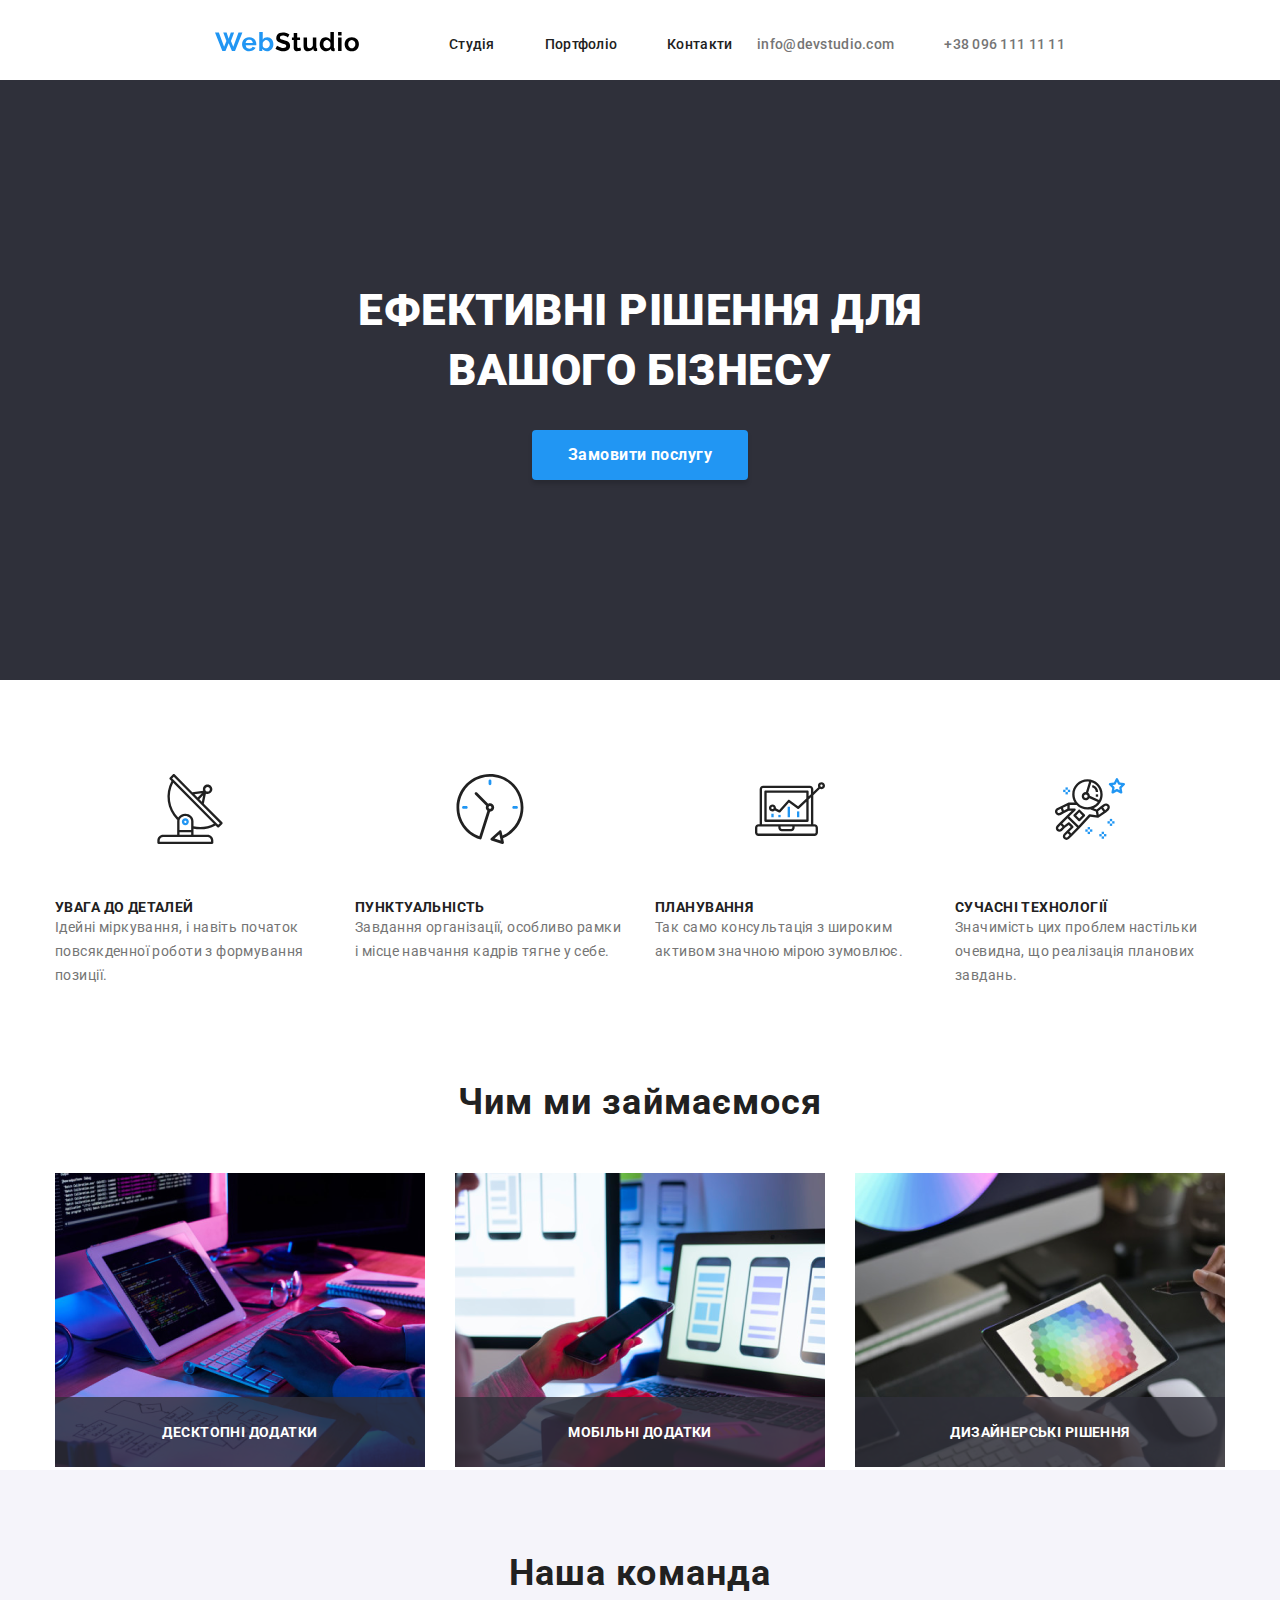
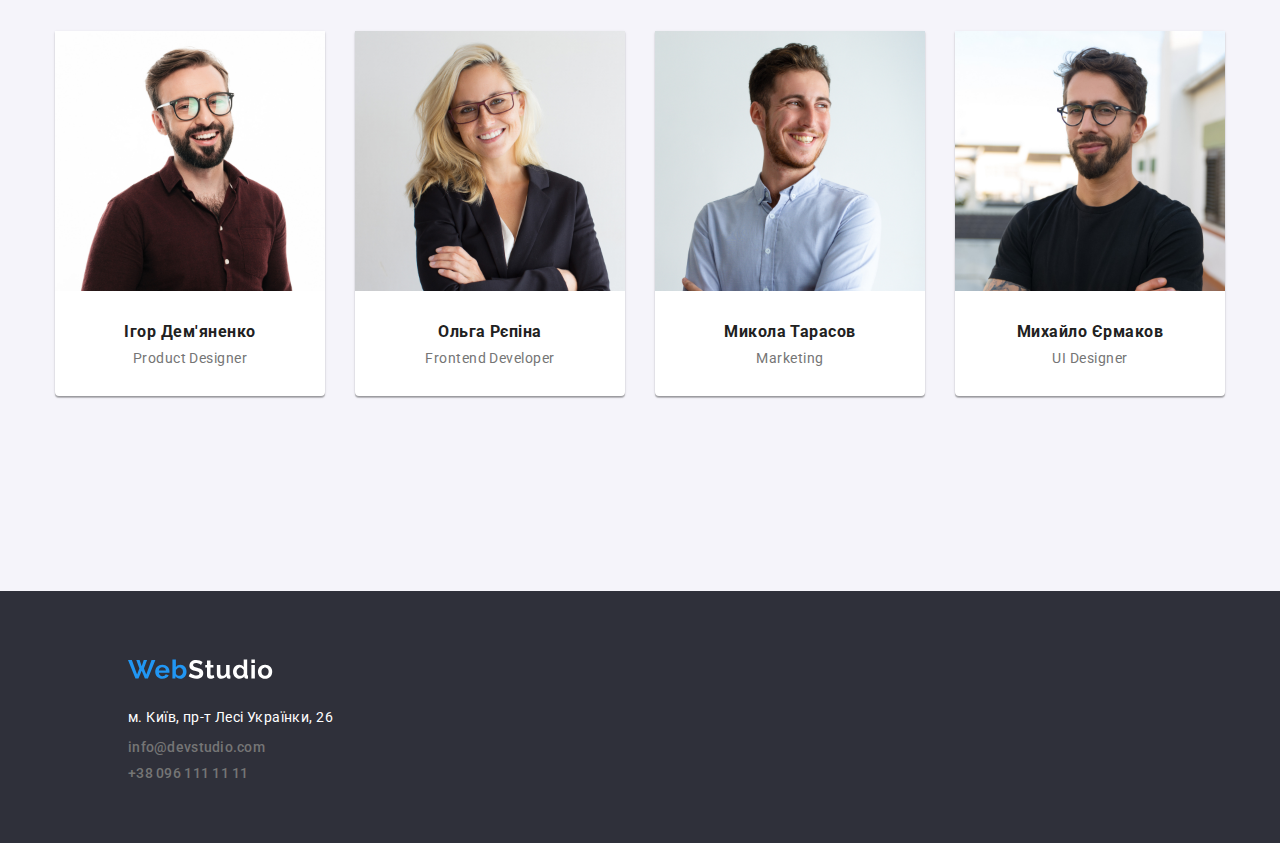
<file: index.html>
<!DOCTYPE html>
<html lang="en">
  <head>
    <meta charset="UTF-8" />
    <meta http-equiv="X-UA-Compatible" content="IE=edge" />
    <meta name="viewport" content="width=device-width, initial-scale=1.0" />
    <link rel="stylesheet" href="styles/reset.css" />
    <link rel="preconnect" href="https://fonts.googleapis.com" />
    <link rel="preconnect" href="https://fonts.gstatic.com" crossorigin />
    <link
      href="https://fonts.googleapis.com/css2?family=Fira+Sans:wght@400;700;900&family=Oleo+Script&family=Raleway:wght@700&family=Roboto:wght@400;500;700;900&display=swap"
      rel="stylesheet"
    />
    <link rel="stylesheet" href="styles/styles.css" />
    <link rel="stylesheet" href="styles/normalize.css" />
    <title>WebStudio</title>
  </head>
  <body>
    <header class="header-nav">
      <div class="header-wrapper">
        <div class="header-nav-wrapper">
          <div class="header-logo">
            <a href="index.html"
              ><img src="./img/WebStudio.svg" alt="logo"
            /></a>
          </div>
          <ul class="navigation">
            <li class="list">
              <a href="" class="link active-header navigation-btns">Студія</a>
            </li>
            <li class="list">
              <a href="/portfolio.html" class="link active-header navigation-btns"
                >Портфоліо</a
              >
            </li>
            <li class="list">
              <a href="" class="link active-header navigation-btns">Контакти</a>
            </li>
          </ul>
        </div>
        <ul class="header-contacts">
          <li class="list">
            <a href="mailto:info@devstudio.com" class="link mail active-header"
              >info@devstudio.com</a
            >
          </li>
          <li class="list">
            <a href="tel:380961111111" class="link tel active-header"
              >+38 096 111 11 11</a
            >
          </li>
        </ul>
      </div>
      <div class="header-main">
        <h2 class="header-title">Ефективні рішення для вашого бізнесу</h2>
        <btn href="" class="link order" data-modal-open>Замовити послугу</btn>
      </div>
    </header>
    <div class="wrapper">
      <main class="main">
        <section class="advantages">
          <ul class="adantages-list">
            <li class="list">
              <div class="icon-container">
                <svg class="advantages-svg" id="antenna">
                  <use href="/icons.svg#antenna"></use>
                </svg>
              </div>
              <h3 class="advantages-title">увага до деталей</h3>
              <p class="advantages-discription">
                Ідейні міркування, і навіть початок повсякденної роботи з
                формування позиції.
              </p>
            </li>

            <li class="list">
              <div class="icon-container">
                <svg class="advantages-svg">
                  <use class="svg" href="/icons.svg#clock"></use>
                </svg>
              </div>
              <h3 class="advantages-title">пунктуальність</h3>
              <p class="advantages-discription">
                Завдання організації, особливо рамки і місце навчання кадрів
                тягне у себе.
              </p>
            </li>

            <li class="list">
              <div class="icon-container">
                <svg class="advantages-svg">
                  <use href="/icons.svg#diagram"></use>
                </svg>
              </div>
              <h3 class="advantages-title">планування</h3>
              <p class="advantages-discription">
                Так само консультація з широким активом значною мірою зумовлює.
              </p>
            </li>

            <li class="list">
              <div class="icon-container">
                <svg class="advantages-svg">
                  <use href="/icons.svg#astronaut"></use>
                </svg>
              </div>
              <h3 class="advantages-title">сучасні технології</h3>
              <p class="advantages-discription">
                Значимість цих проблем настільки очевидна, що реалізація
                планових завдань.
              </p>
            </li>
          </ul>
        </section>

        <section class="what-we-do">
          <h2 class="what-we-do-title">Чим ми займаємося</h2>
          <ul class="what-we-do-list">
            <li class="list">
              <img src="./img/box.png" alt="what we do photo" />
              <p class="title">Десктопні додатки</p>
            </li>
            <li class="list">
              <img src="./img/box2.png" alt="what we do photo" />
              <p class="title">Мобільні додатки</p>
            </li>
            <li class="list">
              <img src="./img/box3.png" alt="what we do photo" />
              <p class="title">Дизайнерські рішення</p>
            </li>
          </ul>
        </section>
        <section class="our-team">
          <h2 class="our-team-titlee">Наша команда</h2>
          <div class="cards-wrapper">
            <div class="our-team-card">
              <img class="our-team-img" src="./img/igot.jpg" alt="User photo" />
              <h3 class="our-team-title">Ігор Дем'яненко</h3>
              <p class="our-team-job">Product Designer</p>
            </div>

            <div class="our-team-card">
              <img class="our-team-img" src="./img/olga.jpg" alt="User photo" />
              <h3 class="our-team-title">Ольга Рєпіна</h3>
              <p class="our-team-job">Frontend Developer</p>
            </div>

            <div class="our-team-card">
              <img
                class="our-team-img"
                src="./img/mykola.jpg"
                alt="User photo"
              />
              <h3 class="our-team-title">Микола Тарасов</h3>
              <p class="our-team-job">Marketing</p>
            </div>

            <div class="our-team-card">
              <img
                class="our-team-img"
                src="./img/mykhailo.jpg"
                alt="User photo"
              />
              <h3 class="our-team-title">Михайло Єрмаков</h3>
              <p class="our-team-job">UI Designer</p>
            </div>
          </div>
        </section>
        <div class="backdrop is-hidden" data-backdrop>
          <div class="modal" data-modal>
            <button class="button-close" data-modal-close>X</button>
            <h3 class="modal-title">Залиште свої дані, ми вам передзвонимо</h3>
            <form action="#" class="form">
              <label for="name" class="label">Ім'я</label>
              <div class="form-wrapper">
                <svg class="form-svg">
                  <use href="/img/icon.svg#black-person"></use>
                </svg>
                <input
                  type="name"
                  name="user_name"
                  id="name"
                  required
                  class="input"
                />
              </div>

              <label for="tel" class="label">Телефон</label>
              <div class="form-wrapper">
                <svg class="form-svg">
                  <use href="/img/icon.svg#tel"></use>
                </svg>
                <input
                  type="tel"
                  name="user_tel"
                  id="tel"
                  required
                  class="input"
                />
              </div>

              <label for="email" class="label">Пошта</label>
              <div class="form-wrapper">
                <svg class="form-svg">
                  <use href="/img/icon.svg#email"></use>
                </svg>
                <input
                  type="email"
                  name="user_email"
                  id="email"
                  required
                  class="input"
                />
              </div>

              <label for="comment" class="label">Коментар</label>
              <textarea name="" id="comment" cols="100%" rows="100%"></textarea>

              <div class="check-wrapper">
                <input type="checkbox" id="check" name="check" required />
                <label for="check" class="check-title"
                  >Погоджуюся з розсилкою та приймаю
                  <a href="#" class="active-modal">Умови договору</a></label
                >
              </div>
              <div class="btn-wrapper">
                <button type="submit" class="btn-submit">Відправити</button>
              </div>
            </form>
          </div>
        </div>
      </main>
    </div>

    <footer class="footer">
      <img class="footer-logo" src="/img/WebStudiowhite.svg" alt="logo" />
      <div class="footer-wrapper">
        <p class="adress">м. Київ, пр-т Лесі Українки, 26</p>
        <a class="tel" href="mailto:info@devstudio.com">info@devstudio.com</a>
        <a class="mail" href="tel:380961111111">+38 096 111 11 11</a>
      </div>
    </footer>
    <script src="js/modal.js"></script>
  </body>
</html>
</file>
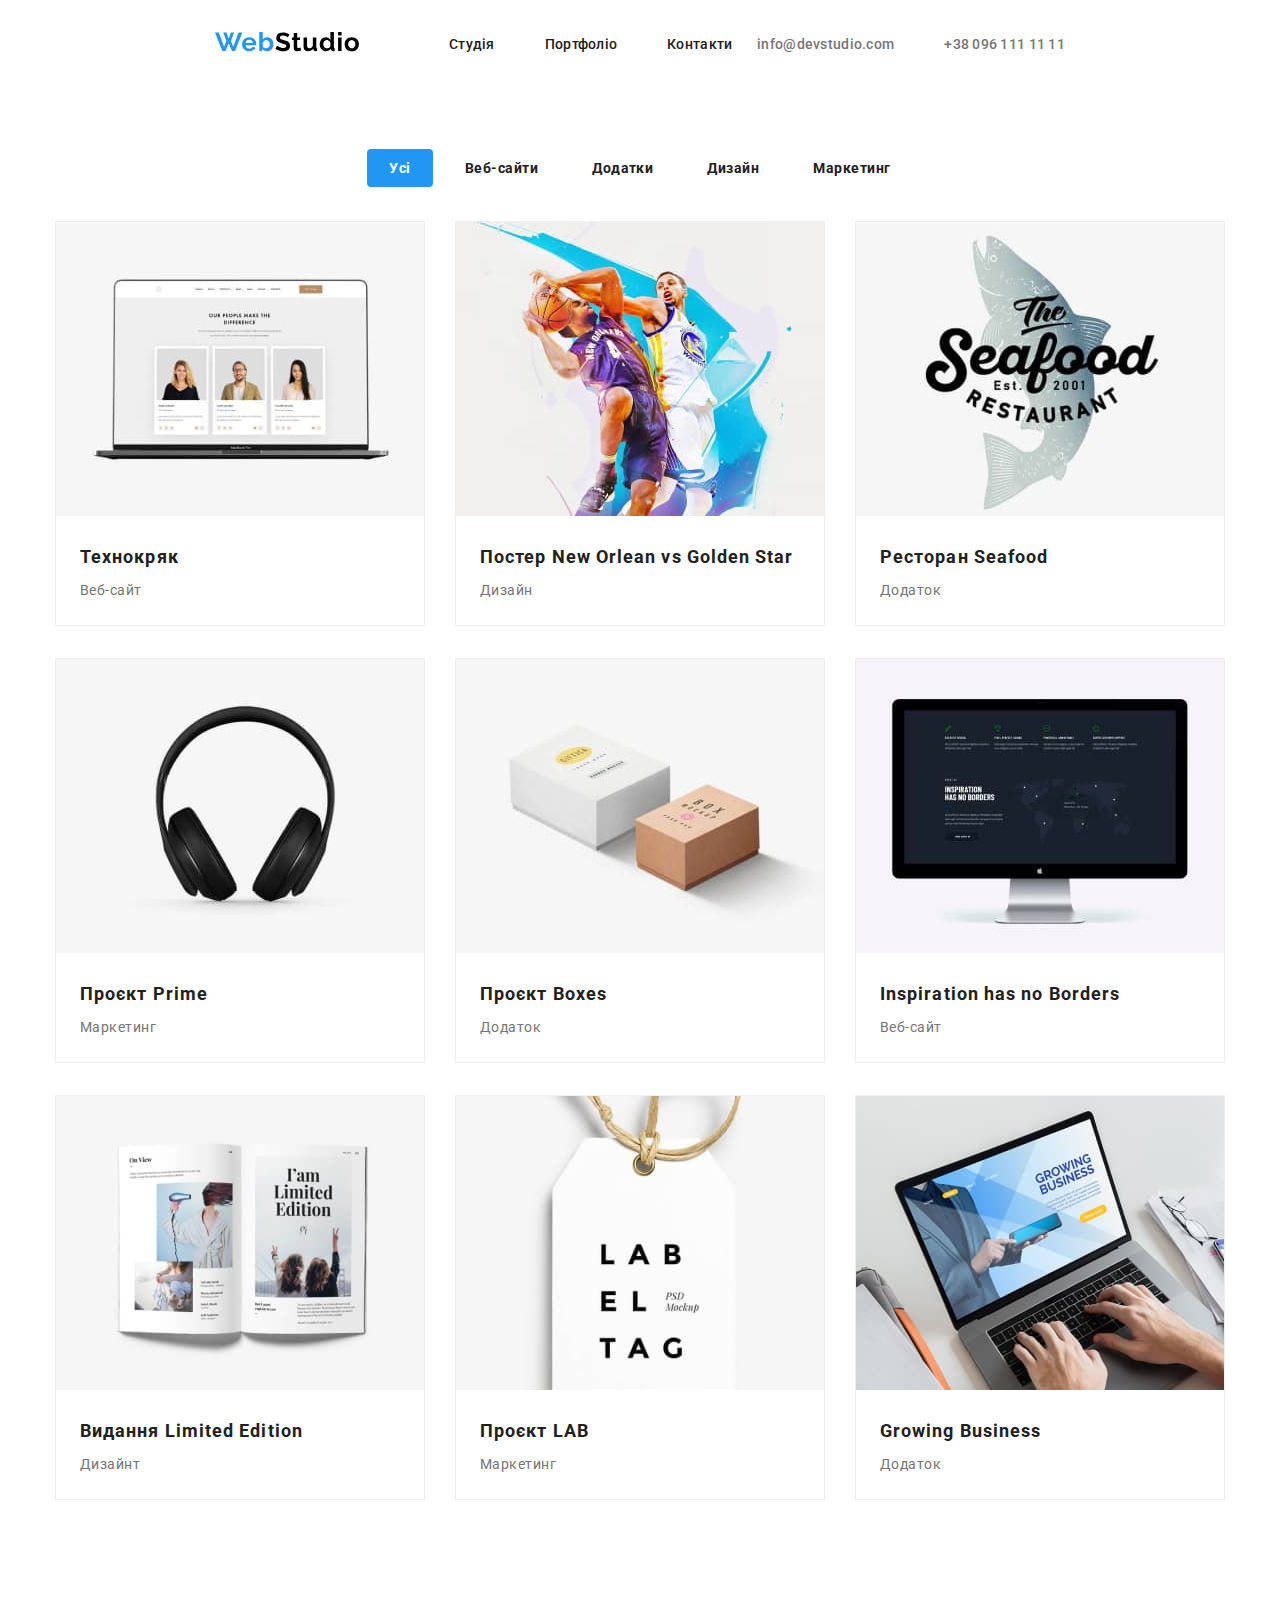
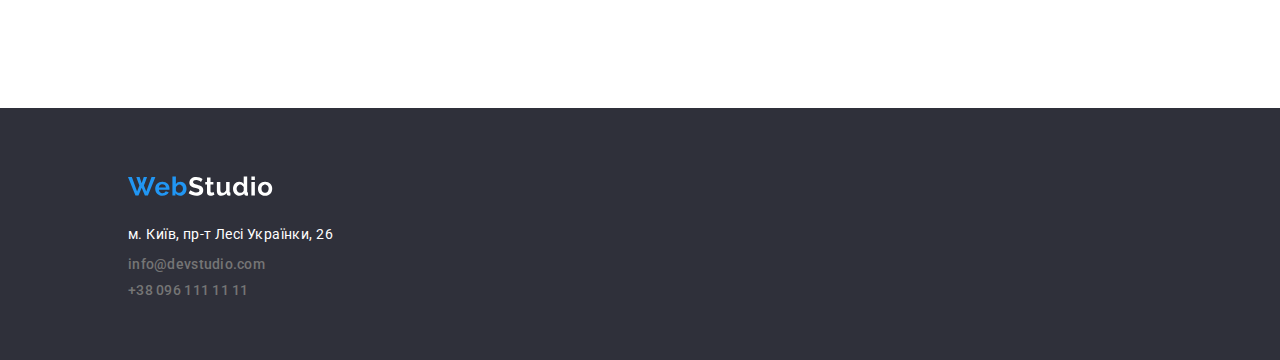
<file: portfolio.html>
<!DOCTYPE html>
<html lang="en">
  <head>
    <meta charset="UTF-8" />
    <meta http-equiv="X-UA-Compatible" content="IE=edge" />
    <meta name="viewport" content="width=device-width, initial-scale=1.0" />
    <link rel="stylesheet" href="styles/reset.css" />
    <link rel="preconnect" href="https://fonts.googleapis.com" />
    <link rel="preconnect" href="https://fonts.gstatic.com" crossorigin />
    <link
      href="https://fonts.googleapis.com/css2?family=Fira+Sans:wght@400;700;900&family=Oleo+Script&family=Raleway:wght@700&family=Roboto:wght@400;500;700;900&display=swap"
      rel="stylesheet"
    />
    <link rel="stylesheet" href="styles/styles.css" />
    <link rel="stylesheet" href="styles/normalize.css" />
    <title>WebStudio</title>
  </head>
  <body>
    <header class="header-nav">
      <div class="header-wrapper">
        <div class="header-nav-wrapper">
          <div class="header-logo">
            <a href="index.html"
              ><img src="./img/WebStudio.svg" alt="logo"
            /></a>
          </div>
          <ul class="navigation">
            <li class="list">
              <a href="" class="link active-header navigation-btns">Студія</a>
            </li>
            <li class="list">
              <a
                href="/portfolio.html"
                class="link active-header navigation-btns"
                >Портфоліо</a
              >
            </li>
            <li class="list">
              <a href="" class="link active-header navigation-btns">Контакти</a>
            </li>
          </ul>
        </div>
        <ul class="header-contacts">
          <li class="list">
            <a href="mailto:info@devstudio.com" class="link mail active-header"
              >info@devstudio.com</a
            >
          </li>
          <li class="list">
            <a href="tel:380961111111" class="link tel active-header"
              >+38 096 111 11 11</a
            >
          </li>
        </ul>
      </div>
    </header>
    <main class="portfolio-main">
      <ul class="choose-project">
        <li class="choose-button active">Усі</li>
        <li class="choose-button" id="web">Веб-сайти</li>
        <li class="choose-button">Додатки</li>
        <li class="choose-button">Дизайн</li>
        <li class="choose-button">Маркетинг</li>
      </ul>
      <ul class="portfolio-cards">
        <li class="portfolio-card website">
          <div class="img-container box">
            <img
              class="portfolio-img"
              src="/img/portfolio-cards/1.jpg"
              alt=""
            />
          </div>
          <div class="portfolio-wrapper">
            <h3 class="card-title">Технокряк</h3>
            <p class="card-discription">Веб-сайт</p>
          </div>
          <div class="overlay">
            <p class="overlay-paragraph">
              Ресурс пропонує комплексні пропозиції з різним рівнем функціоналу
              та сервісів. Все це дозволить відвідувачу отримати вичерпні
              відомості про компанію чи приватну особу.
            </p>
          </div>
        </li>
        <!--  -->
        <li class="portfolio-card">
          <div class="img-container box">
            <img
              class="portfolio-img"
              src="/img/portfolio-cards/2.jpg"
              alt=""
            />
          </div>
          <div class="portfolio-wrapper">
            <h3 class="card-title">Постер New Orlean vs Golden Star</h3>
            <p class="card-discription">Дизайн</p>
          </div>
          <div class="overlay">
            <p class="overlay-paragraph">
              Ресурс пропонує комплексні пропозиції з різним рівнем функціоналу
              та сервісів. Все це дозволить відвідувачу отримати вичерпні
              відомості про компанію чи приватну особу.
            </p>
          </div>
        </li>
        <!--  -->
        <li class="portfolio-card">
          <div class="img-container">
            <img
              class="portfolio-img"
              src="/img/portfolio-cards/3.jpg"
              alt=""
            />
          </div>
          <div class="portfolio-wrapper">
            <h3 class="card-title">Ресторан Seafood</h3>
            <p class="card-discription">Додаток</p>
          </div>
          <div class="overlay">
            <p class="overlay-paragraph">
              Ресурс пропонує комплексні пропозиції з різним рівнем функціоналу
              та сервісів. Все це дозволить відвідувачу отримати вичерпні
              відомості про компанію чи приватну особу.
            </p>
          </div>
        </li>
        <!--  -->
        <li class="portfolio-card">
          <div class="img-container">
            <img
              class="portfolio-img"
              src="/img/portfolio-cards/4.jpg"
              alt=""
            />
          </div>
          <div class="portfolio-wrapper">
            <h3 class="card-title">Проєкт Prime</h3>
            <p class="card-discription">Маркетинг</p>
          </div>
          <div class="overlay">
            <p class="overlay-paragraph">
              Ресурс пропонує комплексні пропозиції з різним рівнем функціоналу
              та сервісів. Все це дозволить відвідувачу отримати вичерпні
              відомості про компанію чи приватну особу.
            </p>
          </div>
        </li>
        <!--  -->
        <li class="portfolio-card">
          <div class="img-container">
            <img
              class="portfolio-img"
              src="/img/portfolio-cards/5.jpg"
              alt=""
            />
          </div>
          <div class="portfolio-wrapper">
            <h3 class="card-title">Проєкт Boxes</h3>
            <p class="card-discription">Додаток</p>
          </div>
          <div class="overlay">
            <p class="overlay-paragraph">
              Ресурс пропонує комплексні пропозиції з різним рівнем функціоналу
              та сервісів. Все це дозволить відвідувачу отримати вичерпні
              відомості про компанію чи приватну особу.
            </p>
          </div>
        </li>
        <!--  -->
        <li class="portfolio-card website">
          <div class="img-container">
            <img
              class="portfolio-img"
              src="/img/portfolio-cards/6.jpg"
              alt=""
            />
          </div>
          <div class="portfolio-wrapper">
            <h3 class="card-title">Inspiration has no Borders</h3>
            <p class="card-discription">Веб-сайт</p>
          </div>
          <div class="overlay">
            <p class="overlay-paragraph">
              Ресурс пропонує комплексні пропозиції з різним рівнем функціоналу
              та сервісів. Все це дозволить відвідувачу отримати вичерпні
              відомості про компанію чи приватну особу.
            </p>
          </div>
        </li>
        <!--  -->
        <li class="portfolio-card">
          <div class="img-container">
            <img
              class="portfolio-img"
              src="/img/portfolio-cards/7.jpg"
              alt=""
            />
          </div>
          <div class="portfolio-wrapper">
            <h3 class="card-title">Видання Limited Edition</h3>
            <p class="card-discription">Дизайнт</p>
          </div>
          <div class="overlay">
            <p class="overlay-paragraph">
              Ресурс пропонує комплексні пропозиції з різним рівнем функціоналу
              та сервісів. Все це дозволить відвідувачу отримати вичерпні
              відомості про компанію чи приватну особу.
            </p>
          </div>
        </li>
        <!--  -->
        <li class="portfolio-card">
          <div class="img-container">
            <img
              class="portfolio-img"
              src="/img/portfolio-cards/8.jpg"
              alt=""
            />
          </div>
          <div class="portfolio-wrapper">
            <h3 class="card-title">Проєкт LAB</h3>
            <p class="card-discription">Маркетинг</p>
          </div>
          <div class="overlay">
            <p class="overlay-paragraph">
              Ресурс пропонує комплексні пропозиції з різним рівнем функціоналу
              та сервісів. Все це дозволить відвідувачу отримати вичерпні
              відомості про компанію чи приватну особу.
            </p>
          </div>
        </li>
        <!--  -->
        <li class="portfolio-card">
          <div class="img-container">
            <img
              class="portfolio-img"
              src="/img/portfolio-cards/9.jpg"
              alt=""
            />
          </div>
          <div class="portfolio-wrapper">
            <h3 class="card-title">Growing Business</h3>
            <p class="card-discription">Додаток</p>
          </div>
          <div class="overlay">
            <p class="overlay-paragraph">
              Ресурс пропонує комплексні пропозиції з різним рівнем функціоналу
              та сервісів. Все це дозволить відвідувачу отримати вичерпні
              відомості про компанію чи приватну особу.
            </p>
          </div>
        </li>
      </ul>
    </main>
    <footer class="footer">
      <img class="footer-logo" src="/img/WebStudiowhite.svg" alt="logo" />
      <div class="footer-wrapper">
        <p class="adress">м. Київ, пр-т Лесі Українки, 26</p>
        <a class="tel" href="mailto:info@devstudio.com">info@devstudio.com</a>
        <a class="mail" href="tel:380961111111">+38 096 111 11 11</a>
      </div>
    </footer>
    <script src="/js/choose.js"></script>
  </body>
</html>
</file>
<file: styles/styles.css>
body {
  color: #212121;
  font-size: 16px;
  font-family: Roboto;
  font-weight: 500;
  letter-spacing: 0.48px;
  overflow-x: hidden;
}

a {
  text-decoration: none;
  color: inherit;
}

li {
  list-style-type: none;
}

.logo-part {
  font-family: "Raleway";
  font-style: normal;
  font-weight: 700;
  font-size: 26px;
  line-height: 31px;
  letter-spacing: 0.03em;
  color: #2196f3;
}

.logo {
  font-family: "Raleway";
  font-style: normal;
  font-weight: 700;
  font-size: 26px;
  line-height: 31px;
  letter-spacing: 0.03em;
  color: black;
}

.navigation-btns {
  font-weight: 500;
  letter-spacing: 0.02em;
  color: #212121;
}

.active-header {
  transition: color 250ms cubic-bezier(0.4, 0, 0.2, 1);
}

.active-header:hover {
  color: #2196f3;
}

.contact-list {
  font-family: "Roboto";
  font-weight: 500;
  letter-spacing: 0.02em;
}

.header-wrapper {
  display: flex;
  justify-content: space-between;
  align-items: center;
  margin-top: 32px;
  margin-left: 215px;
  margin-right: 215px;
}

.header-nav-wrapper {
  display: flex;
  gap: 90px;
}

.header-contacts {
  display: flex;
  gap: 50px;
}

.navigation {
  display: flex;
  align-items: center;
  gap: 50px;
}

.header-main {
  height: 600px;
  background-color: #2f303a;
  display: flex;
  justify-content: center;
  flex-direction: column;
  align-items: center;
  margin-top: 25px;
}

.header-title {
  text-transform: uppercase;
  font-family: "Roboto";
  font-style: normal;
  font-weight: 900;
  font-size: 44px;
  line-height: 60px;
  width: 696px;
  text-align: center;
  color: #fff;
}

.order {
  width: 216px;
  height: 50px;
  background: #2196f3;
  box-shadow: 0px 4px 4px rgba(0, 0, 0, 0.15);
  border-radius: 4px;
  display: flex;
  justify-content: center;
  align-items: center;
  font-family: "Roboto";
  font-style: normal;
  font-weight: 700;
  font-size: 16px;
  line-height: 30px;
  color: #fff;
  border: none;
  cursor: pointer;
  margin-top: 30px;
  transition: transform 250ms cubic-bezier(0.4, 0, 0.2, 1);
}

.order:hover {
  transform: scale(1.08);
}

.advantages-title {
  font-family: "Roboto";
  font-weight: 700;
  font-size: 14px;
  line-height: 16px;
  letter-spacing: 0.03em;
  text-transform: uppercase;
  color: #212121;
}

.adantages-list li {
  width: 270px;
}

.advantages-discription {
  font-family: "Roboto";
  font-style: normal;
  font-weight: 400;
  font-size: 14px;
  line-height: 24px;
  letter-spacing: 0.03em;
  color: #757575;
}

.adantages-list {
  display: flex;
  gap: 30px;
  justify-content: center;
  margin-top: 94px;
  margin-bottom: 94px;
}

.what-we-do-title {
  font-family: "Roboto";
  font-weight: 700;
  font-size: 36px;
  line-height: 42px;
  text-align: center;
  letter-spacing: 0.03em;
  color: #212121;
  margin-bottom: 50px;
}

.what-we-do-list {
  display: flex;
  gap: 30px;
  justify-content: center;
}

.what-we-do-list img {
  width: 370px;
  height: 294px;
}

.our-team {
  background: #f5f4fa;
  padding-top: 95px;
  padding-bottom: 95px;
}

.our-team-img {
  width: 270px;
  height: 260px;
  flex-shrink: 0;
  margin-bottom: 30px;
}

.our-team-card {
  border-radius: 0px 0px 4px 4px;
  background: #fff;
  box-shadow: 0px 2px 1px 0px rgba(0, 0, 0, 0.2),
    0px 1px 1px 0px rgba(0, 0, 0, 0.14), 0px 1px 3px 0px rgba(0, 0, 0, 0.12);
}

.cards-wrapper {
  display: flex;
  gap: 30px;
  justify-content: center;
  margin-bottom: 100px;
}

.our-team-titlee {
  display: flex;
  justify-content: center;
  margin-bottom: 50px;

  color: #212121;
  text-align: center;
  font-size: 36px;
  font-family: Roboto;
  font-weight: 700;
  letter-spacing: 1.08px;
}

.our-team-title {
  margin-bottom: 10px;
  display: flex;
  justify-content: center;
}

.our-team-job {
  margin-bottom: 30px;
  color: #757575;
  text-align: center;
  letter-spacing: 0.48px;
  font-weight: 400;
}

.footer {
  background-color: #2f303a;
  display: flex;
  height: 252px;
  flex-direction: column;
  min-width: 1600px;
  justify-content: center;
  padding-left: 10%;
}

.tel,
.mail {
  color: #757575;
  font-size: 14px;
  font-family: Roboto;
  font-style: normal;
  font-weight: 500;
  line-height: normal;
  letter-spacing: 0.28px;
}

.adress {
  color: #fff;
  font-size: 14px;
  line-height: 24px;
  letter-spacing: 0.42px;
  font-weight: 400;
}

.footer-logo {
  width: 145px;
  height: 31px;
  margin-bottom: 20px;
}

.footer-wrapper {
  display: flex;
  flex-direction: column;
  gap: 10px;
}

.advantages-svg {
  width: 70px;
  height: 70px;
  display: flex;
  margin: 0 auto;
  margin-bottom: 55px;
  fill: #212121;
  transition: fill 250ms cubic-bezier(0.4, 0, 0.2, 1);
}

.advantages-svg:hover {
  fill: #2196f3;
}

.black,
.blue {
  fill: none;
}

.title {
  width: 370px;
  padding: 27px 0px;
  background: rgba(47, 48, 58, 0.8);

  color: #fff;
  text-align: center;
  font-family: Roboto;
  font-size: 14px;
  font-weight: 700;
  letter-spacing: 0.42px;
  text-transform: uppercase;
  position: absolute;
  bottom: 3px;
}

.list {
  position: relative;
}

.backdrop {
  position: fixed;
  top: 0;
  left: 0;
  right: 0;
  bottom: 0;
  background-color: #0000003e;
  opacity: 1;
  transition: opacity 250ms cubic-bezier(0.4, 0, 0.2, 1);
}
.backdrop.is-hidden {
  opacity: 0;
  pointer-events: none;
}
.no-scroll {
  overflow: hidden;
}
.modal {
  position: absolute;
  top: 50%;
  left: 50%;
  min-width: 528px;
  min-height: 581px;
  padding: 40px;
  background-color: #fff;
  transform: translate(-50%, -50%) scale(0);
  border-radius: 4px;
  background: #fff;
  box-shadow: 0px 2px 1px 0px rgba(0, 0, 0, 0.2),
    0px 1px 1px 0px rgba(0, 0, 0, 0.14), 0px 1px 3px 0px rgba(0, 0, 0, 0.12);
  transition: transform 250ms cubic-bezier(0.4, 0, 0.2, 1);
}

.modal.effect {
  transform: translate(-50%, -50%) scale(1);
}

.form {
  padding-top: 12px;
}

.button-close {
  position: fixed;
  top: 14px;
  right: 14px;
  width: 30px;
  height: 30px;
  border: none;
  font-weight: 700;
  font-size: 16.5px;
  cursor: pointer;
  transition: color 250ms cubic-bezier(0.4, 0, 0.2, 1);
  transition: transform 250ms cubic-bezier(0.4, 0, 0.2, 1);
}

.button-close:hover {
  color: #2196f3;
  transform: scale(1.25);
}

.modal-title {
  text-align: center;
  font-size: 20px;
  font-weight: 700;
  letter-spacing: 0.6px;
}

.form-svg {
  width: 18px;
  height: 18px;
  transition: background-color 250ms cubic-bezier(0.4, 0, 0.2, 1);
}

.form-wrapper {
  display: flex;
  align-items: center;
  gap: 12px;
  border: 1px solid rgba(33, 33, 33, 0.2);

  border-radius: 4px;
  padding-left: 11px;
  margin-bottom: 10px;
  transition: border-color 250ms cubic-bezier(0.4, 0, 0.2, 1);
}

.input:focus + .form-wrapper {
  border: 1px solid blue;
}

.input {
  height: 40px;
  width: 100%;
  border: none;
  outline: none;
}

.label {
  color: #757575;
  font-size: 12px;
  font-weight: 400;
  letter-spacing: 0.12px;
  padding-bottom: 4px;
}

.form-wrapper:focus-within {
  border-color: #2196f3;
}

.form-wrapper:focus-within .form-svg {
  fill: #2196f3;
}

textarea {
  width: 448px;
  resize: none;
  display: flex;
  height: 120px;
  padding: 12px 16px;

  border-radius: 4px;
  border: 1px solid rgba(33, 33, 33, 0.2);
  margin-bottom: 20px;
  outline: none;
  transition: border-color 250ms cubic-bezier(0.4, 0, 0.2, 1);
}

textarea#comment:focus {
  border-color: #2196f3;
}

.check-wrapper {
  display: flex;
  gap: 9px;
  align-items: center;
  padding-bottom: 30px;
}

#check {
  width: 16px;
  height: 15px;
  align-items: center;
  color: #000;
  outline: none;
}

.check-title {
  color: #757575;
  font-size: 14px;
  font-weight: 400;
  line-height: 24px; /* 171.429% */
  letter-spacing: 0.42px;
}

.active-modal {
  color: #2196f3;
  text-decoration: underline;
}

.btn-submit {
  border-radius: 4px;
  background: #2196f3;
  box-shadow: 0px 4px 4px 0px rgba(0, 0, 0, 0.15);
  padding: 10px 52px;
  border: none;
  color: #fff;
  text-align: center;
  font-size: 16px;
  line-height: 30px; /* 187.5% */
  letter-spacing: 0.96px;
}

.btn-wrapper {
  display: flex;
  justify-content: center;
}

/* portfolio */

.portfolio-main {
  padding-bottom: 94px;
  padding-top: 94px;
}

.choose-project {
  display: flex;
  justify-content: center;
  gap: 10px;
}

.choose-button {
  line-height: 26px; /* 162.5% */
  letter-spacing: 0.48px;
  padding: 6px 22px;
  border-radius: 4px;
  transition: background-color 250ms cubic-bezier(0.4, 0, 0.2, 1);
  transition: color 250ms cubic-bezier(0.4, 0, 0.2, 1);
}

.choose-button:hover {
  background-color: #2196f3;
  color: #fff;
  cursor: pointer;
}

.portfolio-card {
  width: 370px;
  border: 1px solid #eee;
  background: #fff;
  position: relative;
  overflow: hidden;
  transition: box-shadow 250ms cubic-bezier(0.4, 0, 0.2, 1);
}

.portfolio-card:hover {
  box-shadow: 1px 4px 6px 0px rgba(0, 0, 0, 0.16),
    0px 4px 4px 0px rgba(0, 0, 0, 0.06), 0px 1px 1px 0px rgba(0, 0, 0, 0.12);
}

.portfolio-img {
  width: 370px;
  height: 294px;
}

.portfolio-wrapper {
  padding: 20px 24px;
}

.card-title {
  font-size: 18px;
  font-weight: 700;
  line-height: 36px; /* 200% */
  letter-spacing: 1.08px;
}

.card-discription {
  color: #757575;
  font-weight: 400;
  line-height: 30px; /* 187.5% */
  letter-spacing: 0.48px;
}

.portfolio-cards {
  display: flex;
  width: 1170px;
  margin: 0 auto;
  justify-content: space-between;
  flex-wrap: wrap;
  row-gap: 32px;
  margin-top: 34px;
  overflow: hidden;
  padding-bottom: 114px;
}

.active {
  background-color: #2196f3;
  color: #fff;
  text-decoration: none;
}

.overlay {
  transform: translateY(-100%);
  background: rgba(33, 150, 243, 0.9);
  width: 100%;
  height: 294px;
  position: absolute;
  top: 0;
  transition: transform 250ms cubic-bezier(0.4, 0, 0.2, 1);
  left: 0;
}

.overlay-paragraph {
  color: #fff;
  font-size: 18px;
  font-weight: 400;
  line-height: 28px; /* 155.556% */
  letter-spacing: 0.54px;
  padding: 63px 24px;
}

.portfolio-card:hover .overlay {
  transform: translateY(0%);
}
</file>
